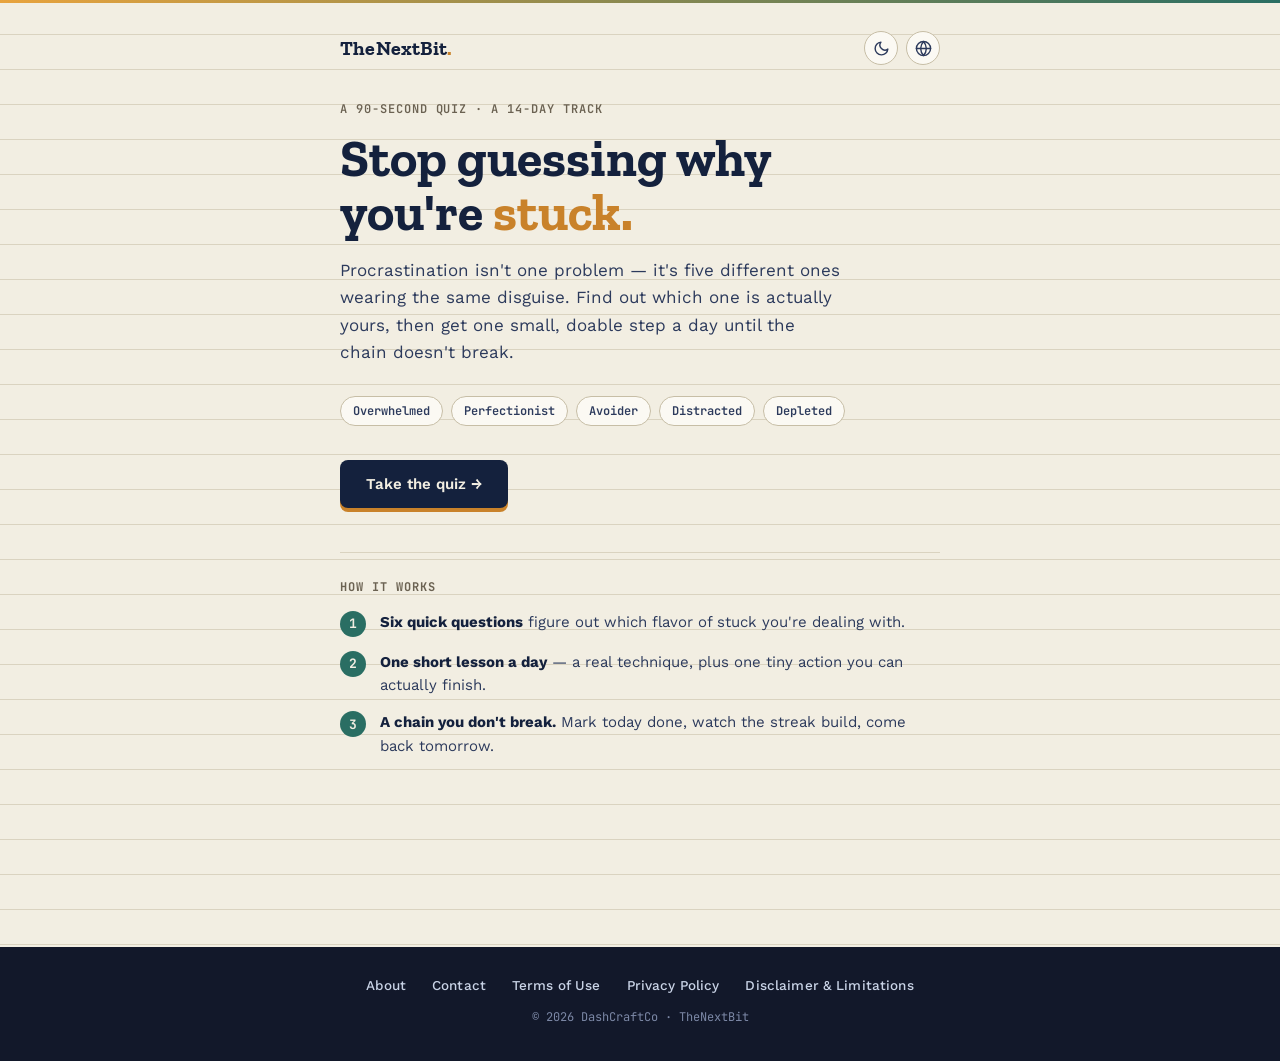
<file: index.html>
<!DOCTYPE html>
<html lang="en">
<head>
<meta charset="UTF-8">
<meta name="viewport" content="width=device-width, initial-scale=1.0, viewport-fit=cover">
<title>TheNextBit — one small step, tracked</title>
<meta name="description" content="A daily anti-procrastination coach. Take a 90-second quiz, get a personalized 14-day track, and keep your chain unbroken.">

<link rel="manifest" href="manifest.json">
<meta name="theme-color" content="#14213D">
<meta name="mobile-web-app-capable" content="yes">
<meta name="apple-mobile-web-app-capable" content="yes">
<meta name="apple-mobile-web-app-status-bar-style" content="black-translucent">
<meta name="apple-mobile-web-app-title" content="TheNextBit">
<link rel="icon" type="image/png" sizes="32x32" href="icons/favicon-32.png">
<link rel="icon" type="image/png" sizes="16x16" href="icons/favicon-16.png">
<link rel="apple-touch-icon" href="icons/apple-touch-icon.png">

<link rel="preconnect" href="https://fonts.googleapis.com">
<link rel="preconnect" href="https://fonts.gstatic.com" crossorigin>
<link href="https://fonts.googleapis.com/css2?family=Zilla+Slab:wght@500;600;700&family=Work+Sans:wght@400;500;600;700&family=JetBrains+Mono:wght@500;600;700&display=swap" rel="stylesheet">
<link rel="stylesheet" href="style.css">
</head>
<body>
<div id="app" role="main"></div>
<script src="i18n.js"></script>
<script src="chrome.js"></script>
<script src="app.js"></script>
</body>
</html>
</file>
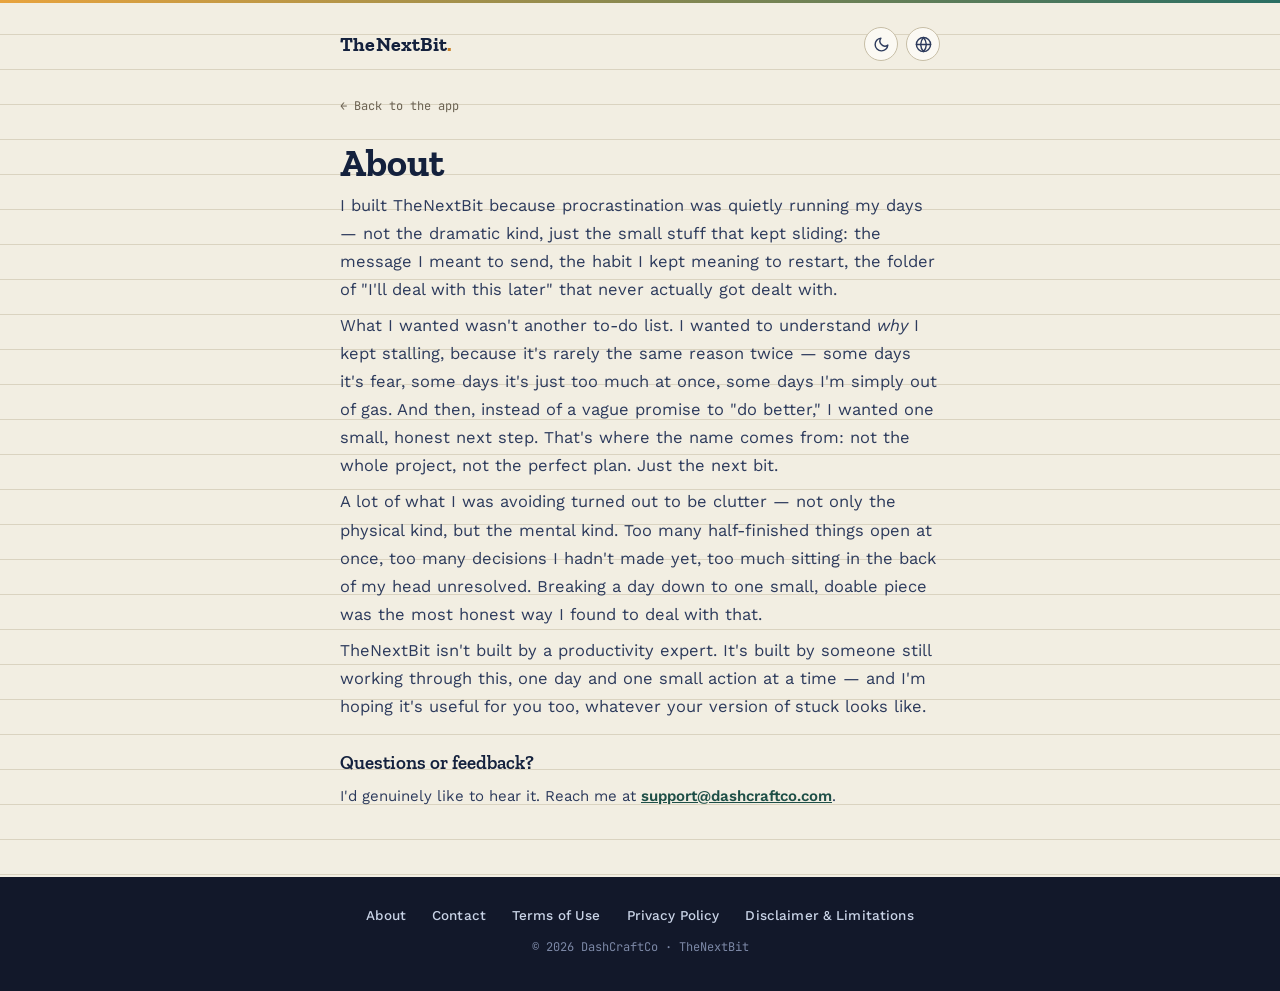
<file: about.html>
<!DOCTYPE html>
<html lang="en">
<head>
<meta charset="UTF-8">
<meta name="viewport" content="width=device-width, initial-scale=1.0, viewport-fit=cover">
<title>About — TheNextBit</title>

<link rel="manifest" href="manifest.json">
<meta name="theme-color" content="#14213D">
<meta name="mobile-web-app-capable" content="yes">
<meta name="apple-mobile-web-app-capable" content="yes">
<meta name="apple-mobile-web-app-status-bar-style" content="black-translucent">
<meta name="apple-mobile-web-app-title" content="TheNextBit">
<link rel="icon" type="image/png" sizes="32x32" href="icons/favicon-32.png">
<link rel="icon" type="image/png" sizes="16x16" href="icons/favicon-16.png">
<link rel="apple-touch-icon" href="icons/apple-touch-icon.png">

<link rel="preconnect" href="https://fonts.googleapis.com">
<link rel="preconnect" href="https://fonts.gstatic.com" crossorigin>
<link href="https://fonts.googleapis.com/css2?family=Zilla+Slab:wght@500;600;700&family=Work+Sans:wght@400;500;600;700&family=JetBrains+Mono:wght@500;600;700&display=swap" rel="stylesheet">
<link rel="stylesheet" href="style.css">
</head>
<body>
<div id="page" role="main"></div>
<script src="i18n.js"></script>
<script src="chrome.js"></script>
<script>window.LEGAL_PAGE = "about";</script>
<script src="legal.js"></script>
</body>
</html>
</file>
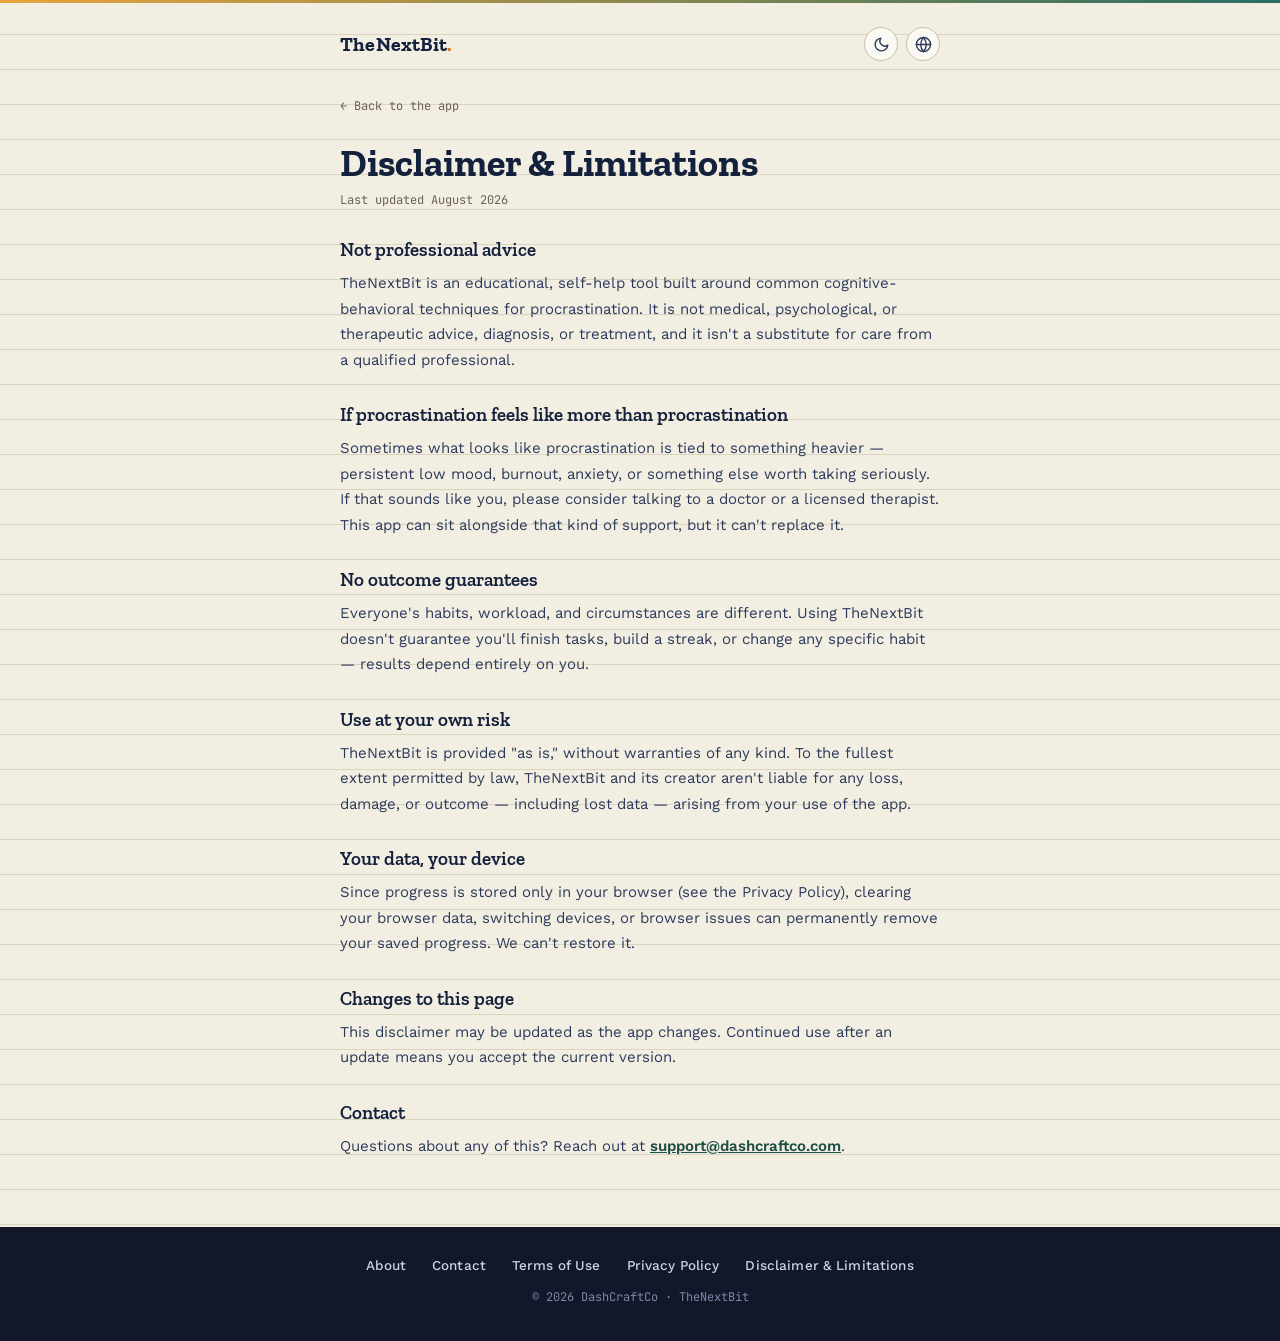
<file: disclaimer.html>
<!DOCTYPE html>
<html lang="en">
<head>
<meta charset="UTF-8">
<meta name="viewport" content="width=device-width, initial-scale=1.0, viewport-fit=cover">
<title>Disclaimer & Limitations — TheNextBit</title>

<link rel="manifest" href="manifest.json">
<meta name="theme-color" content="#14213D">
<meta name="mobile-web-app-capable" content="yes">
<meta name="apple-mobile-web-app-capable" content="yes">
<meta name="apple-mobile-web-app-status-bar-style" content="black-translucent">
<meta name="apple-mobile-web-app-title" content="TheNextBit">
<link rel="icon" type="image/png" sizes="32x32" href="icons/favicon-32.png">
<link rel="icon" type="image/png" sizes="16x16" href="icons/favicon-16.png">
<link rel="apple-touch-icon" href="icons/apple-touch-icon.png">

<link rel="preconnect" href="https://fonts.googleapis.com">
<link rel="preconnect" href="https://fonts.gstatic.com" crossorigin>
<link href="https://fonts.googleapis.com/css2?family=Zilla+Slab:wght@500;600;700&family=Work+Sans:wght@400;500;600;700&family=JetBrains+Mono:wght@500;600;700&display=swap" rel="stylesheet">
<link rel="stylesheet" href="style.css">
</head>
<body>
<div id="page" role="main"></div>
<script src="i18n.js"></script>
<script src="chrome.js"></script>
<script>window.LEGAL_PAGE = "disclaimer";</script>
<script src="legal.js"></script>
</body>
</html>
</file>
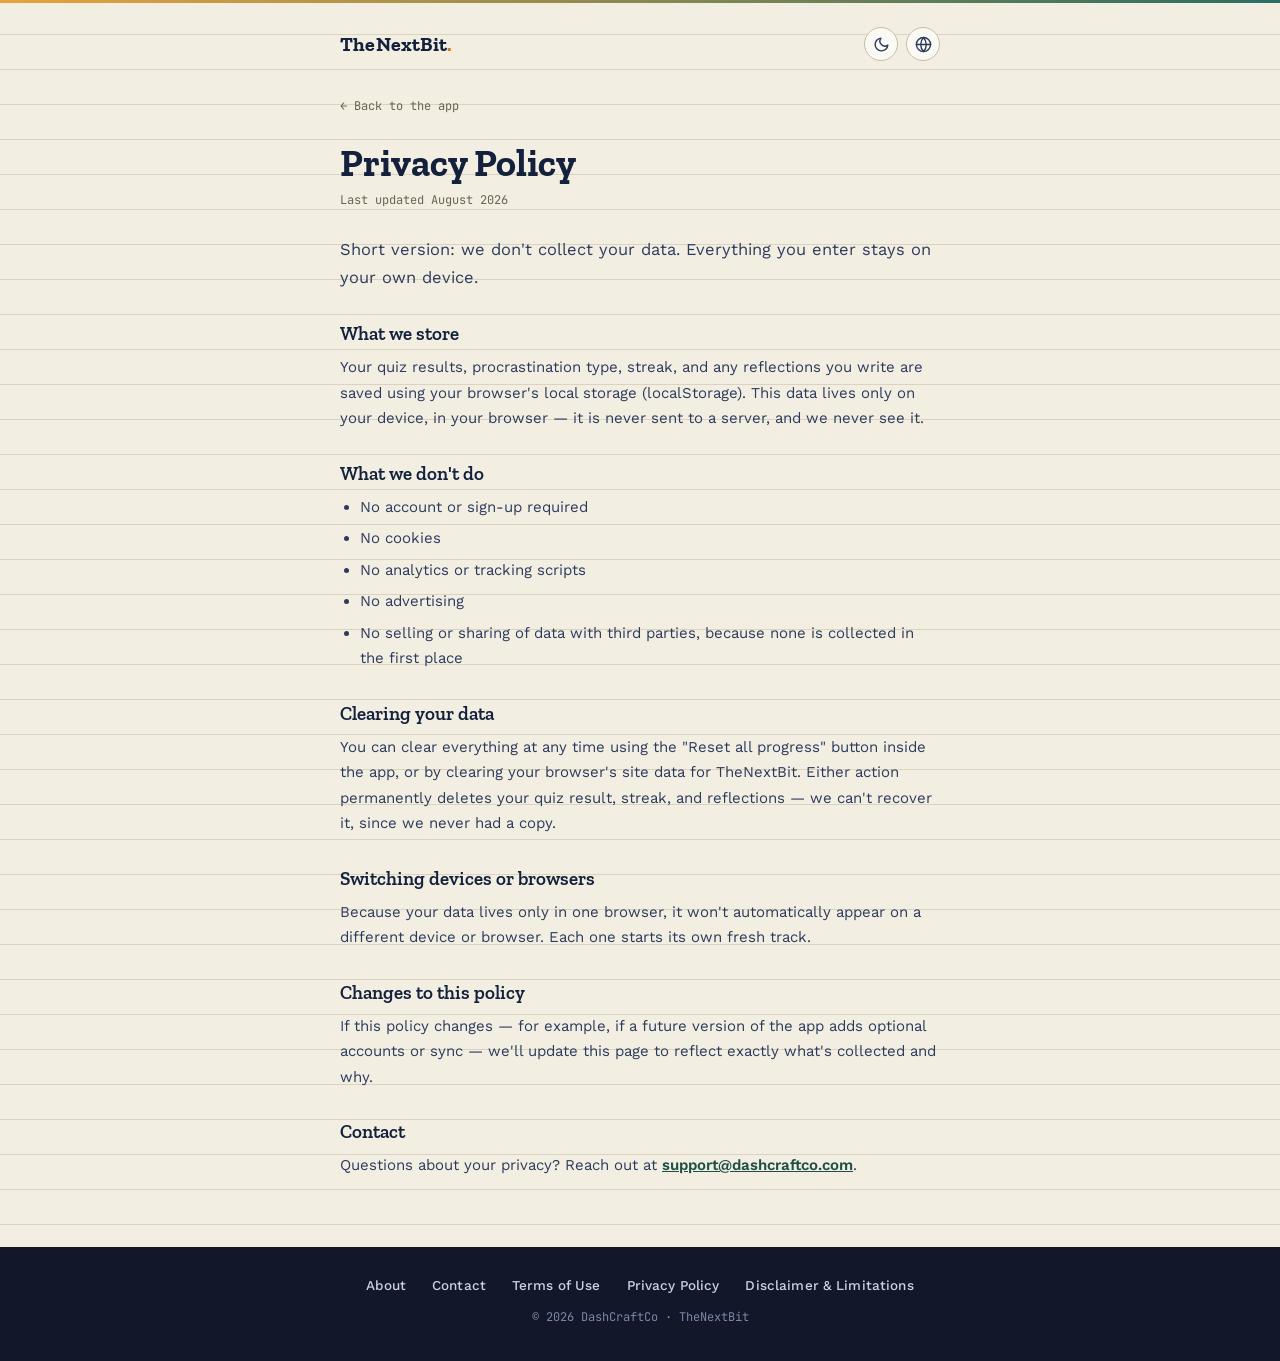
<file: privacy.html>
<!DOCTYPE html>
<html lang="en">
<head>
<meta charset="UTF-8">
<meta name="viewport" content="width=device-width, initial-scale=1.0, viewport-fit=cover">
<title>Privacy Policy — TheNextBit</title>

<link rel="manifest" href="manifest.json">
<meta name="theme-color" content="#14213D">
<meta name="mobile-web-app-capable" content="yes">
<meta name="apple-mobile-web-app-capable" content="yes">
<meta name="apple-mobile-web-app-status-bar-style" content="black-translucent">
<meta name="apple-mobile-web-app-title" content="TheNextBit">
<link rel="icon" type="image/png" sizes="32x32" href="icons/favicon-32.png">
<link rel="icon" type="image/png" sizes="16x16" href="icons/favicon-16.png">
<link rel="apple-touch-icon" href="icons/apple-touch-icon.png">

<link rel="preconnect" href="https://fonts.googleapis.com">
<link rel="preconnect" href="https://fonts.gstatic.com" crossorigin>
<link href="https://fonts.googleapis.com/css2?family=Zilla+Slab:wght@500;600;700&family=Work+Sans:wght@400;500;600;700&family=JetBrains+Mono:wght@500;600;700&display=swap" rel="stylesheet">
<link rel="stylesheet" href="style.css">
</head>
<body>
<div id="page" role="main"></div>
<script src="i18n.js"></script>
<script src="chrome.js"></script>
<script>window.LEGAL_PAGE = "privacy";</script>
<script src="legal.js"></script>
</body>
</html>
</file>
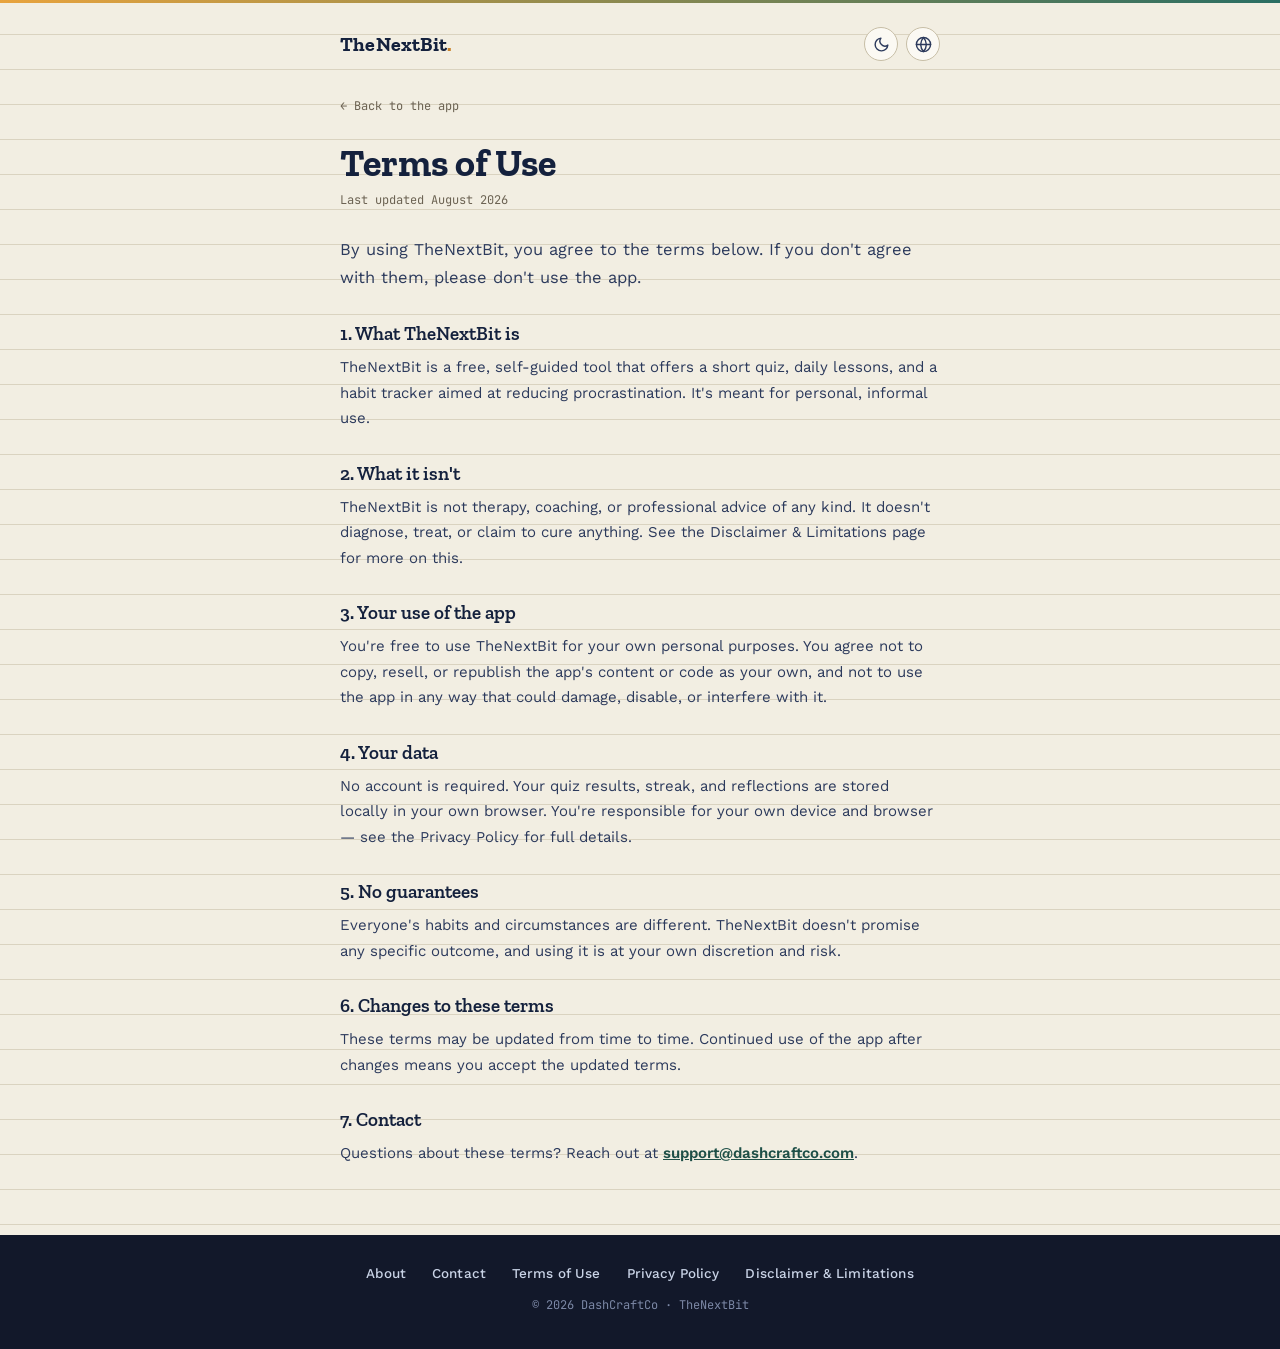
<file: terms.html>
<!DOCTYPE html>
<html lang="en">
<head>
<meta charset="UTF-8">
<meta name="viewport" content="width=device-width, initial-scale=1.0, viewport-fit=cover">
<title>Terms of Use — TheNextBit</title>

<link rel="manifest" href="manifest.json">
<meta name="theme-color" content="#14213D">
<meta name="mobile-web-app-capable" content="yes">
<meta name="apple-mobile-web-app-capable" content="yes">
<meta name="apple-mobile-web-app-status-bar-style" content="black-translucent">
<meta name="apple-mobile-web-app-title" content="TheNextBit">
<link rel="icon" type="image/png" sizes="32x32" href="icons/favicon-32.png">
<link rel="icon" type="image/png" sizes="16x16" href="icons/favicon-16.png">
<link rel="apple-touch-icon" href="icons/apple-touch-icon.png">

<link rel="preconnect" href="https://fonts.googleapis.com">
<link rel="preconnect" href="https://fonts.gstatic.com" crossorigin>
<link href="https://fonts.googleapis.com/css2?family=Zilla+Slab:wght@500;600;700&family=Work+Sans:wght@400;500;600;700&family=JetBrains+Mono:wght@500;600;700&display=swap" rel="stylesheet">
<link rel="stylesheet" href="style.css">
</head>
<body>
<div id="page" role="main"></div>
<script src="i18n.js"></script>
<script src="chrome.js"></script>
<script>window.LEGAL_PAGE = "terms";</script>
<script src="legal.js"></script>
</body>
</html>
</file>
<file: style.css>
/* ============================================================
   TOKENS
   ============================================================ */
:root {
  --ink: #14213D;
  --ink-soft: #2C3A5C;
  --paper: #F2EEE2;
  --paper-raised: #FBF9F3;
  --line: #DAD3C0;
  --line-strong: #C7BEA6;
  --mustard: #E8A33D;
  --mustard-deep: #C9822A;
  --teal: #2A6E63;
  --teal-deep: #1E4F47;
  --muted: #6B6252;
  --danger: #B3472B;
  --on-accent: #21170A;

  --footer-bg: #12182A;
  --footer-text: #E7E2D3;
  --footer-link: #C9D3E6;
  --footer-muted: #7C88A6;

  --font-display: "Zilla Slab", Georgia, serif;
  --font-body: "Work Sans", -apple-system, BlinkMacSystemFont, sans-serif;
  --font-mono: "JetBrains Mono", ui-monospace, monospace;

  --radius: 14px;
  --radius-sm: 8px;
  --shadow-card: 0 1px 0 var(--line), 0 14px 32px -16px rgba(20,33,61,0.28);
  --shadow-pop: 0 10px 30px -8px rgba(0,0,0,0.35);

  color-scheme: light;
}

[data-theme="dark"] {
  --ink: #F3F1E8;
  --ink-soft: #C9C2B0;
  --paper: #10141C;
  --paper-raised: #1A2029;
  --line: #2A303C;
  --line-strong: #3B4250;
  --mustard: #F0B25C;
  --mustard-deep: #E8A33D;
  --teal: #4FA294;
  --teal-deep: #7FC9BB;
  --muted: #9A9486;
  --danger: #E17A5D;
  --on-accent: #21170A;

  --shadow-card: 0 1px 0 var(--line), 0 18px 40px -18px rgba(0,0,0,0.55);
  --shadow-pop: 0 14px 36px -10px rgba(0,0,0,0.6);

  color-scheme: dark;
}

* { box-sizing: border-box; }

html {
  transition: background-color 0.25s ease;
}

html, body {
  margin: 0;
  padding: 0;
  background: var(--paper);
  color: var(--ink);
  font-family: var(--font-body);
  -webkit-font-smoothing: antialiased;
}

body {
  background-image: repeating-linear-gradient(
    to bottom,
    transparent 0px,
    transparent 34px,
    var(--line) 34px,
    var(--line) 35px
  );
  background-attachment: local;
  min-height: 100vh;
  transition: background-color 0.25s ease, color 0.25s ease;
}

body::before {
  content: "";
  display: block;
  height: 3px;
  background: linear-gradient(90deg, var(--mustard) 0%, var(--teal) 100%);
}

button {
  font-family: inherit;
  cursor: pointer;
}

textarea {
  font-family: inherit;
}

@media (prefers-reduced-motion: reduce) {
  * { animation-duration: 0.001ms !important; transition-duration: 0.001ms !important; }
}

:focus-visible {
  outline: 2px solid var(--teal-deep);
  outline-offset: 2px;
}

/* ============================================================
   LAYOUT SHELL
   ============================================================ */
.shell {
  max-width: 640px;
  margin: 0 auto;
  min-height: 100vh;
  padding: 28px 20px 64px;
  display: flex;
  flex-direction: column;
}

.topbar {
  display: flex;
  align-items: center;
  justify-content: space-between;
  margin-bottom: 28px;
  gap: 12px;
}

.wordmark {
  font-family: var(--font-display);
  font-weight: 700;
  font-size: 20px;
  letter-spacing: 0.01em;
  color: var(--ink);
  text-decoration: none;
}

.wordmark .dot { color: var(--mustard-deep); }

.topbar-actions {
  display: flex;
  gap: 14px;
  align-items: center;
}

.link-btn {
  background: none;
  border: none;
  font-size: 13px;
  color: var(--muted);
  font-weight: 600;
  text-decoration: underline;
  text-underline-offset: 3px;
  padding: 4px 0;
}
.link-btn:hover { color: var(--ink); }

/* ============================================================
   HEADER CONTROLS — theme + language
   ============================================================ */
.header-controls {
  display: flex;
  align-items: center;
  gap: 8px;
}

.icon-btn {
  width: 34px;
  height: 34px;
  border-radius: 50%;
  border: 1.5px solid var(--line-strong);
  background: var(--paper-raised);
  color: var(--ink-soft);
  display: flex;
  align-items: center;
  justify-content: center;
  transition: border-color 0.15s ease, color 0.15s ease, transform 0.1s ease;
  flex-shrink: 0;
}
.icon-btn:hover {
  border-color: var(--teal);
  color: var(--ink);
}
.icon-btn:active { transform: scale(0.94); }

.lang-wrap {
  position: relative;
}

.lang-menu {
  position: absolute;
  top: calc(100% + 10px);
  right: 0;
  width: 240px;
  background: var(--footer-bg);
  border-radius: var(--radius);
  padding: 16px;
  box-shadow: var(--shadow-pop);
  z-index: 40;
  animation: menu-in 0.16s ease both;
}

@keyframes menu-in {
  from { opacity: 0; transform: translateY(-4px); }
  to { opacity: 1; transform: translateY(0); }
}

.lang-menu-title {
  font-family: var(--font-mono);
  font-size: 11px;
  text-transform: uppercase;
  letter-spacing: 0.08em;
  color: var(--footer-muted);
  font-weight: 700;
  margin-bottom: 10px;
}

.lang-option {
  width: 100%;
  display: flex;
  align-items: center;
  justify-content: space-between;
  background: transparent;
  border: none;
  border-radius: var(--radius-sm);
  padding: 10px 10px;
  font-size: 14px;
  font-weight: 600;
  color: var(--footer-text);
  text-align: left;
}
.lang-option:hover { background: rgba(255,255,255,0.06); }
.lang-option.active { color: var(--mustard); }
.lang-option .lang-code {
  font-family: var(--font-mono);
  font-size: 11px;
  color: var(--footer-muted);
  font-weight: 700;
}
.lang-option.active .lang-code { color: var(--mustard); }

.lang-disclaimer {
  margin-top: 12px;
  padding-top: 12px;
  border-top: 1px solid rgba(255,255,255,0.1);
  font-size: 11.5px;
  line-height: 1.55;
  color: var(--footer-muted);
}

/* Lightweight header wrapper for static legal pages — no min-height,
   so content directly below is never pushed down by empty space. */
.page-header {
  max-width: 640px;
  margin: 0 auto;
  padding: 24px 20px 0;
  display: flex;
  align-items: center;
  justify-content: space-between;
}

/* ============================================================
   WELCOME
   ============================================================ */
.hero {
  padding-top: 8px;
}

.hero-eyebrow {
  font-family: var(--font-mono);
  font-size: 12px;
  font-weight: 600;
  letter-spacing: 0.08em;
  text-transform: uppercase;
  color: var(--muted);
  margin-bottom: 14px;
  display: block;
}

.hero h1 {
  font-family: var(--font-display);
  font-size: clamp(34px, 8vw, 52px);
  line-height: 1.04;
  margin: 0 0 18px;
  font-weight: 700;
  color: var(--ink);
}

.hero h1 em {
  font-style: normal;
  color: var(--mustard-deep);
}

.hero p.lede {
  font-size: 17px;
  line-height: 1.6;
  color: var(--ink-soft);
  max-width: 46ch;
  margin: 0 0 30px;
}

.type-pills {
  display: flex;
  flex-wrap: wrap;
  gap: 8px;
  margin-bottom: 34px;
}

.type-pill {
  font-family: var(--font-mono);
  font-size: 12px;
  font-weight: 600;
  padding: 6px 12px;
  border: 1px solid var(--line-strong);
  border-radius: 100px;
  color: var(--ink-soft);
  background: var(--paper-raised);
}

.btn-primary {
  display: inline-flex;
  align-items: center;
  gap: 10px;
  background: var(--ink);
  color: var(--paper);
  border: none;
  padding: 15px 26px;
  border-radius: var(--radius-sm);
  font-size: 15px;
  font-weight: 600;
  box-shadow: 0 4px 0 var(--mustard-deep);
  transition: transform 0.12s ease, box-shadow 0.12s ease;
}
.btn-primary:hover { transform: translateY(-1px); }
.btn-primary:active { transform: translateY(2px); box-shadow: 0 2px 0 var(--mustard-deep); }

.btn-secondary {
  display: inline-flex;
  align-items: center;
  gap: 8px;
  background: transparent;
  color: var(--ink);
  border: 1.5px solid var(--line-strong);
  padding: 13px 22px;
  border-radius: var(--radius-sm);
  font-size: 14px;
  font-weight: 600;
}
.btn-secondary:hover { border-color: var(--ink); }

.how-it-works {
  margin-top: 44px;
  border-top: 1px solid var(--line);
  padding-top: 26px;
}

.how-it-works h2 {
  font-family: var(--font-mono);
  font-size: 12px;
  text-transform: uppercase;
  letter-spacing: 0.08em;
  color: var(--muted);
  margin: 0 0 16px;
}

.how-steps {
  display: grid;
  gap: 14px;
}

.how-step {
  display: flex;
  gap: 14px;
  align-items: flex-start;
}

.how-step .num {
  font-family: var(--font-mono);
  font-weight: 700;
  font-size: 13px;
  color: var(--paper);
  background: var(--teal);
  width: 26px;
  height: 26px;
  border-radius: 50%;
  display: flex;
  align-items: center;
  justify-content: center;
  flex-shrink: 0;
}

.how-step p {
  margin: 0;
  font-size: 15px;
  line-height: 1.55;
  color: var(--ink-soft);
}

.how-step strong { color: var(--ink); }

/* ============================================================
   QUIZ
   ============================================================ */
.quiz-progress {
  display: flex;
  gap: 6px;
  margin-bottom: 30px;
}

.quiz-progress .seg {
  flex: 1;
  height: 4px;
  border-radius: 2px;
  background: var(--line-strong);
  overflow: hidden;
}
.quiz-progress .seg .fill {
  height: 100%;
  background: var(--teal);
  width: 0%;
  transition: width 0.3s ease;
}

.quiz-count {
  font-family: var(--font-mono);
  font-size: 12px;
  color: var(--muted);
  margin-bottom: 10px;
}

.quiz-q {
  font-family: var(--font-display);
  font-size: clamp(24px, 5.5vw, 30px);
  font-weight: 600;
  line-height: 1.25;
  margin: 0 0 26px;
  color: var(--ink);
}

.quiz-options {
  display: grid;
  gap: 10px;
}

.quiz-option {
  text-align: left;
  background: var(--paper-raised);
  border: 1.5px solid var(--line-strong);
  border-radius: var(--radius);
  padding: 16px 18px;
  font-size: 15px;
  line-height: 1.45;
  color: var(--ink);
  transition: border-color 0.12s ease, transform 0.08s ease, background 0.12s ease;
}
.quiz-option:hover {
  border-color: var(--teal);
  box-shadow: 0 6px 18px -10px rgba(20,33,61,0.3);
}
.quiz-option:active { transform: scale(0.99); }

.quiz-back {
  margin-top: 22px;
}

/* ============================================================
   RESULTS
   ============================================================ */
.stamp {
  display: inline-block;
  border: 2.5px solid var(--ink);
  border-radius: var(--radius);
  padding: 20px 24px;
  transform: rotate(-1.2deg);
  margin-bottom: 22px;
  background: var(--paper-raised);
}

.stamp .stamp-eyebrow {
  font-family: var(--font-mono);
  font-size: 11px;
  text-transform: uppercase;
  letter-spacing: 0.08em;
  color: var(--muted);
  display: block;
  margin-bottom: 6px;
}

.stamp .stamp-type {
  font-family: var(--font-display);
  font-size: clamp(26px, 6vw, 36px);
  font-weight: 700;
  color: var(--mustard-deep);
  margin: 0;
}

.results-desc {
  font-size: 16px;
  line-height: 1.65;
  color: var(--ink-soft);
  max-width: 52ch;
  margin: 0 0 30px;
}

.score-bars {
  display: grid;
  gap: 12px;
  margin-bottom: 34px;
}

.score-row {
  display: grid;
  grid-template-columns: 110px 1fr 34px;
  align-items: center;
  gap: 10px;
}

.score-label {
  font-size: 13px;
  font-weight: 600;
  color: var(--ink-soft);
}

.score-track {
  height: 8px;
  background: var(--line);
  border-radius: 4px;
  overflow: hidden;
}
.score-fill {
  height: 100%;
  background: var(--teal);
  border-radius: 4px;
}
.score-row.is-top .score-fill { background: var(--mustard-deep); }
.score-row.is-top .score-label { color: var(--ink); }

.score-num {
  font-family: var(--font-mono);
  font-size: 12px;
  color: var(--muted);
  text-align: right;
}

/* ============================================================
   TODAY DASHBOARD
   ============================================================ */
.day-meta {
  display: flex;
  justify-content: space-between;
  align-items: baseline;
  margin-bottom: 18px;
  flex-wrap: wrap;
  gap: 8px;
}

.day-meta .track-label {
  font-family: var(--font-mono);
  font-size: 12px;
  letter-spacing: 0.06em;
  text-transform: uppercase;
  color: var(--muted);
}

.streak-badge {
  font-family: var(--font-mono);
  font-size: 13px;
  font-weight: 700;
  color: var(--danger);
  display: flex;
  align-items: center;
  gap: 5px;
}

/* --- signature element: the chain --- */
.chain-wrap {
  margin-bottom: 30px;
  overflow-x: auto;
  padding: 10px 2px 16px;
  -webkit-overflow-scrolling: touch;
}

.chain {
  display: flex;
  align-items: center;
  width: max-content;
}

.chain-link {
  position: relative;
  display: flex;
  align-items: center;
}

.chain-link .rung {
  width: 3px;
  height: 2px;
  background: var(--line-strong);
}
.chain-link:first-child .rung { display: none; }

.chain-node {
  width: 34px;
  height: 34px;
  border-radius: 50%;
  border: 2.5px solid var(--line-strong);
  background: var(--paper-raised);
  display: flex;
  align-items: center;
  justify-content: center;
  font-family: var(--font-mono);
  font-size: 11px;
  font-weight: 700;
  color: var(--muted);
  flex-shrink: 0;
  transition: background 0.2s ease, border-color 0.2s ease, color 0.2s ease;
}

.chain-node.done {
  background: var(--mustard);
  border-color: var(--mustard-deep);
  color: var(--on-accent);
}

.chain-node.today {
  border-color: var(--teal);
  box-shadow: 0 0 0 3px rgba(42,110,99,0.15);
}

.chain-node.today.done {
  border-color: var(--teal-deep);
}

/* --- lesson card --- */
.lesson-card {
  background: var(--paper-raised);
  border: 1.5px solid var(--line-strong);
  border-radius: var(--radius);
  box-shadow: var(--shadow-card);
  padding: 26px 24px;
  margin-bottom: 20px;
  animation: card-in 0.35s ease both;
}

@keyframes card-in {
  from { opacity: 0; transform: translateY(6px); }
  to { opacity: 1; transform: translateY(0); }
}

.lesson-eyebrow {
  font-family: var(--font-mono);
  font-size: 11px;
  text-transform: uppercase;
  letter-spacing: 0.07em;
  color: var(--teal-deep);
  font-weight: 700;
  margin-bottom: 8px;
  display: block;
}

.lesson-title {
  font-family: var(--font-display);
  font-size: 24px;
  font-weight: 700;
  margin: 0 0 14px;
  color: var(--ink);
}

.lesson-teaching {
  font-size: 15px;
  line-height: 1.65;
  color: var(--ink-soft);
  margin: 0 0 20px;
}

.action-box {
  background: var(--paper);
  border: 1.5px dashed var(--line-strong);
  border-radius: var(--radius-sm);
  padding: 16px 18px;
  display: flex;
  gap: 12px;
  align-items: flex-start;
}

.action-box input[type="checkbox"] {
  width: 20px;
  height: 20px;
  margin-top: 2px;
  accent-color: var(--teal);
  flex-shrink: 0;
}

.action-box .action-text {
  font-size: 14.5px;
  line-height: 1.5;
}

.action-box .action-text .tag {
  font-family: var(--font-mono);
  font-size: 10.5px;
  text-transform: uppercase;
  letter-spacing: 0.06em;
  color: var(--mustard-deep);
  font-weight: 700;
  display: block;
  margin-bottom: 4px;
}

.reflection-card {
  background: var(--paper-raised);
  border: 1.5px solid var(--line-strong);
  border-radius: var(--radius);
  padding: 22px 24px;
  margin-bottom: 22px;
}

.reflection-card label {
  display: block;
  font-family: var(--font-mono);
  font-size: 11px;
  text-transform: uppercase;
  letter-spacing: 0.06em;
  color: var(--muted);
  font-weight: 700;
  margin-bottom: 10px;
}

.reflection-card textarea {
  width: 100%;
  border: 1px solid var(--line-strong);
  border-radius: var(--radius-sm);
  background: var(--paper);
  padding: 12px 14px;
  font-size: 14.5px;
  color: var(--ink);
  resize: vertical;
  min-height: 70px;
  line-height: 1.5;
}
.reflection-card textarea:focus {
  border-color: var(--teal);
}

.complete-row {
  display: flex;
  gap: 12px;
  align-items: center;
  flex-wrap: wrap;
}

.done-note {
  font-size: 13.5px;
  color: var(--teal-deep);
  font-weight: 600;
  display: flex;
  align-items: center;
  gap: 6px;
}

/* --- bottom nav --- */
.tabbar {
  margin-top: auto;
  padding-top: 30px;
  display: flex;
  gap: 10px;
  border-top: 1px solid var(--line);
  padding-top: 20px;
  margin-top: 36px;
}

.tab-btn {
  flex: 1;
  background: transparent;
  border: 1.5px solid var(--line-strong);
  border-radius: var(--radius-sm);
  padding: 12px;
  font-size: 13px;
  font-weight: 600;
  color: var(--muted);
}
.tab-btn.active {
  background: var(--ink);
  color: var(--paper);
  border-color: var(--ink);
}

/* ============================================================
   INSIGHTS
   ============================================================ */
.stat-grid {
  display: grid;
  grid-template-columns: repeat(3, 1fr);
  gap: 10px;
  margin-bottom: 30px;
}

.stat-card {
  background: var(--paper-raised);
  border: 1.5px solid var(--line-strong);
  border-radius: var(--radius);
  padding: 16px 14px;
  text-align: center;
}

.stat-num {
  font-family: var(--font-mono);
  font-size: 26px;
  font-weight: 700;
  color: var(--mustard-deep);
  display: block;
}

.stat-label {
  font-size: 11.5px;
  color: var(--muted);
  font-weight: 600;
  margin-top: 4px;
  display: block;
}

.log-list {
  display: grid;
  gap: 10px;
}

.log-empty {
  color: var(--muted);
  font-size: 14px;
  padding: 30px 0;
  text-align: center;
  border: 1.5px dashed var(--line-strong);
  border-radius: var(--radius);
}

.log-row {
  background: var(--paper-raised);
  border: 1px solid var(--line);
  border-radius: var(--radius-sm);
  padding: 14px 16px;
}

.log-row .log-date {
  font-family: var(--font-mono);
  font-size: 11.5px;
  color: var(--teal-deep);
  font-weight: 700;
  margin-bottom: 4px;
  display: block;
}

.log-row .log-text {
  font-size: 14px;
  color: var(--ink-soft);
  line-height: 1.5;
}

.log-row .log-text.empty {
  color: var(--muted);
  font-style: italic;
}

.section-heading {
  font-family: var(--font-mono);
  font-size: 12px;
  text-transform: uppercase;
  letter-spacing: 0.07em;
  color: var(--muted);
  font-weight: 700;
  margin: 0 0 14px;
}

.danger-zone {
  margin-top: 40px;
  padding-top: 20px;
  border-top: 1px solid var(--line);
}

.danger-btn {
  background: transparent;
  border: 1.5px solid var(--danger);
  color: var(--danger);
  border-radius: var(--radius-sm);
  padding: 10px 16px;
  font-size: 13px;
  font-weight: 600;
}
.danger-btn:hover { background: var(--danger); color: #fff; }

@media (max-width: 420px) {
  .stat-grid { grid-template-columns: repeat(3, 1fr); }
  .score-row { grid-template-columns: 92px 1fr 30px; }
}

/* ============================================================
   SITE FOOTER
   ============================================================ */
.site-footer {
  background: var(--footer-bg);
  color: var(--footer-text);
  padding: 30px 20px 36px;
  text-align: center;
  margin-top: 44px;
}

.site-footer .footer-links {
  display: flex;
  flex-wrap: wrap;
  justify-content: center;
  gap: 10px 26px;
  margin-bottom: 16px;
}

.site-footer .footer-links a {
  color: var(--footer-link);
  text-decoration: none;
  font-size: 13.5px;
  font-weight: 500;
  letter-spacing: 0.01em;
}
.site-footer .footer-links a:hover {
  color: var(--mustard);
  text-decoration: underline;
  text-underline-offset: 3px;
}

.site-footer .footer-copy {
  font-family: var(--font-mono);
  font-size: 12px;
  color: var(--footer-muted);
}

/* ============================================================
   LEGAL / ABOUT PAGES
   ============================================================ */
.legal-wrap {
  max-width: 640px;
  margin: 0 auto;
  padding: 34px 20px 10px;
}

.legal-wrap .back-link {
  display: inline-block;
  font-family: var(--font-mono);
  font-size: 12px;
  color: var(--muted);
  text-decoration: none;
  margin-bottom: 26px;
}
.legal-wrap .back-link:hover { color: var(--ink); }

.legal-wrap h1 {
  font-family: var(--font-display);
  font-size: clamp(28px, 6vw, 38px);
  font-weight: 700;
  margin: 0 0 6px;
  color: var(--ink);
}

.legal-wrap .updated {
  display: block;
  font-family: var(--font-mono);
  font-size: 12px;
  color: var(--muted);
  margin-bottom: 28px;
}

.legal-wrap .lede {
  font-size: 16.5px;
  line-height: 1.7;
  color: var(--ink-soft);
  margin: 0 0 8px;
}

.legal-wrap h2 {
  font-family: var(--font-display);
  font-size: 19px;
  font-weight: 600;
  margin: 30px 0 10px;
  color: var(--ink);
}

.legal-wrap p {
  font-size: 15px;
  line-height: 1.7;
  color: var(--ink-soft);
  margin: 0 0 14px;
}

.legal-wrap ul {
  margin: 0 0 14px;
  padding-left: 20px;
}

.legal-wrap li {
  font-size: 15px;
  line-height: 1.7;
  color: var(--ink-soft);
  margin-bottom: 6px;
}

.legal-wrap a.inline-link {
  color: var(--teal-deep);
  font-weight: 600;
}
</file>
